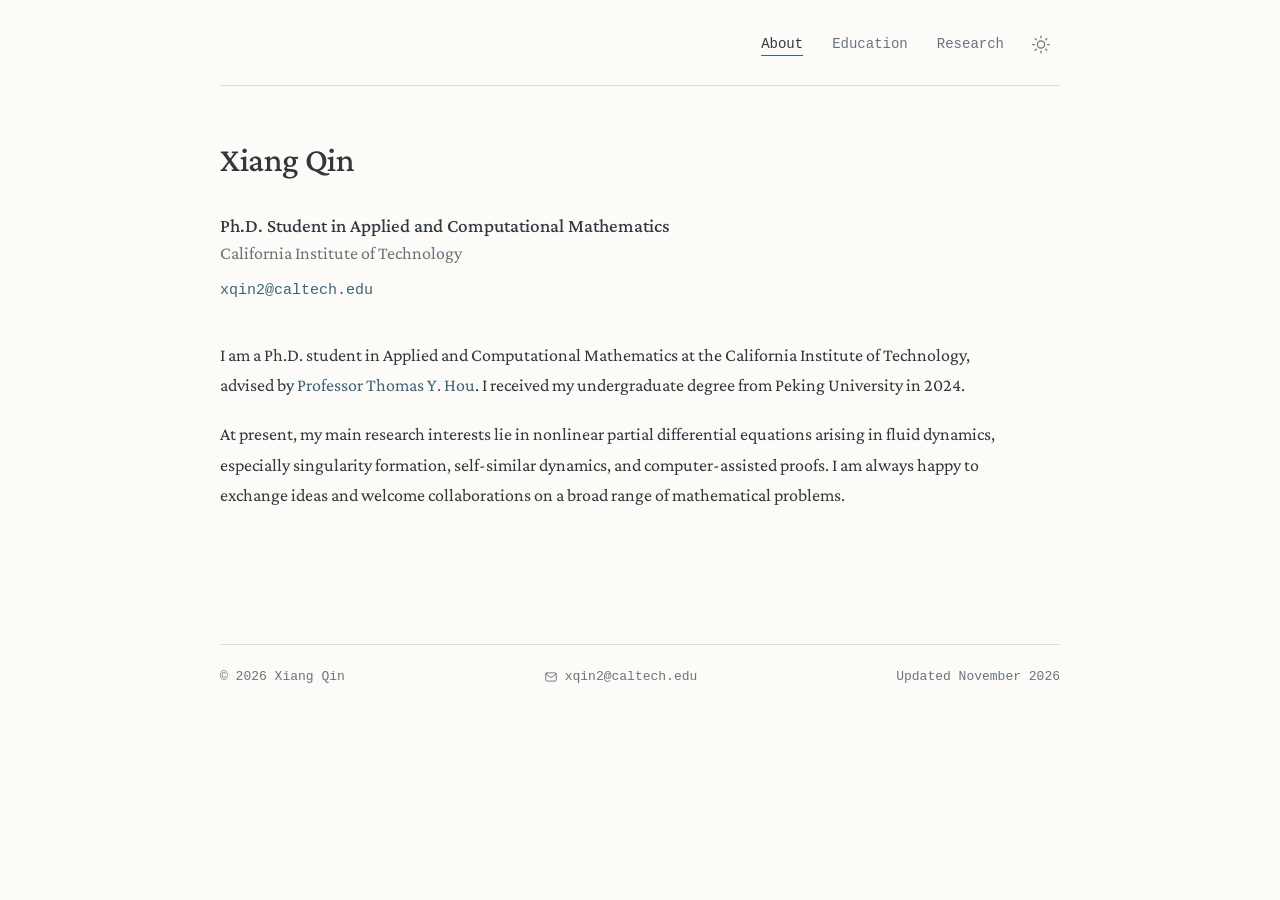
<file: index.html>
<!doctype html>
<html lang="en">
<head>
  <meta charset="utf-8">
  <meta name="viewport" content="width=device-width, initial-scale=1">
  <meta name="color-scheme" content="light dark">
  <title>About | Xiang Qin</title>
  <meta name="description" content="I am a Ph.D. student in Applied and Computational Mathematics at the California Institute of Technology, advised by Professor Thomas Y. Hou. I received my undergraduate degree from Peking University in 2024.">
  <meta property="og:title" content="About | Xiang Qin">
  <meta property="og:description" content="I am a Ph.D. student in Applied and Computational Mathematics at the California Institute of Technology, advised by Professor Thomas Y. Hou. I received my undergraduate degree from Peking University in 2024.">
  <meta property="og:url" content="https://xqin2.github.io/">
  <meta property="og:type" content="website">
  <link rel="canonical" href="https://xqin2.github.io/">
  <link rel="icon" href="/favicon.svg" type="image/svg+xml">
  <script src="/assets/theme.js?v=20261024-home2"></script>
  <link rel="preconnect" href="https://fonts.googleapis.com">
  <link rel="preconnect" href="https://fonts.gstatic.com" crossorigin>
  <link href="https://fonts.googleapis.com/css2?family=Crimson+Pro:wght@400;500;600&amp;family=Ubuntu+Mono&amp;display=swap" rel="stylesheet">
  <link rel="stylesheet" href="/assets/style.css?v=20261107-footer-email">
</head>
<body>
<a class="skip" href="#main">Skip to content</a>
<div class="wrapper">
  <header class="header home-header">
    <nav aria-label="Main navigation">
      <a href="/" aria-current="page">About</a>
      <a href="/education/" >Education</a>
      <a href="/research/" >Research</a>
    </nav>
    <button class="theme-toggle" id="theme-toggle" type="button" aria-label="Switch to dark mode" aria-pressed="false" title="Switch to dark mode" hidden>
      <svg class="icon-sun" viewBox="0 0 24 24" aria-hidden="true"><circle cx="12" cy="12" r="4.3"/><path d="M12 2v2m0 16v2M2 12h2m16 0h2M4.9 4.9l1.4 1.4m11.4 11.4 1.4 1.4M4.9 19.1l1.4-1.4M17.7 6.3l1.4-1.4"/></svg>
      <svg class="icon-moon" viewBox="0 0 24 24" aria-hidden="true"><path d="M20.2 15.5A8.6 8.6 0 0 1 8.5 3.8a8.6 8.6 0 1 0 11.7 11.7Z"/></svg>
    </button>
  </header>
  <main id="main">
<section class="page about" id="about" aria-labelledby="page-title">
  <h1 id="page-title">Xiang Qin</h1>
  <div class="identity">
    <p class="role">Ph.D. Student in Applied and Computational Mathematics<span class="affiliation">California Institute of Technology</span></p>
    <p class="email"><a href="mailto:xqin2@caltech.edu">xqin2@caltech.edu</a></p>
  </div>
  <p>I am a Ph.D. student in Applied and Computational Mathematics at the California Institute of Technology, advised by <a href="https://users.cms.caltech.edu/~hou/">Professor Thomas Y. Hou</a>. I received my undergraduate degree from Peking University in 2024.</p>
  <p>At present, my main research interests lie in nonlinear partial differential equations arising in fluid dynamics, especially singularity formation, self-similar dynamics, and computer-assisted proofs. I am always happy to exchange ideas and welcome collaborations on a broad range of mathematical problems.</p>
</section>

  </main>
  <footer>
    <span>© 2026 Xiang Qin</span>
    <a class="footer-email" href="mailto:xqin2@caltech.edu"><svg viewBox="0 0 24 24" aria-hidden="true" focusable="false"><rect x="3" y="5" width="18" height="14" rx="2"/><path d="m3 7 9 6 9-6"/></svg><span>xqin2@caltech.edu</span></a>
    <span>Updated November 2026</span>
  </footer>
</div>
</body>
</html>
</file>
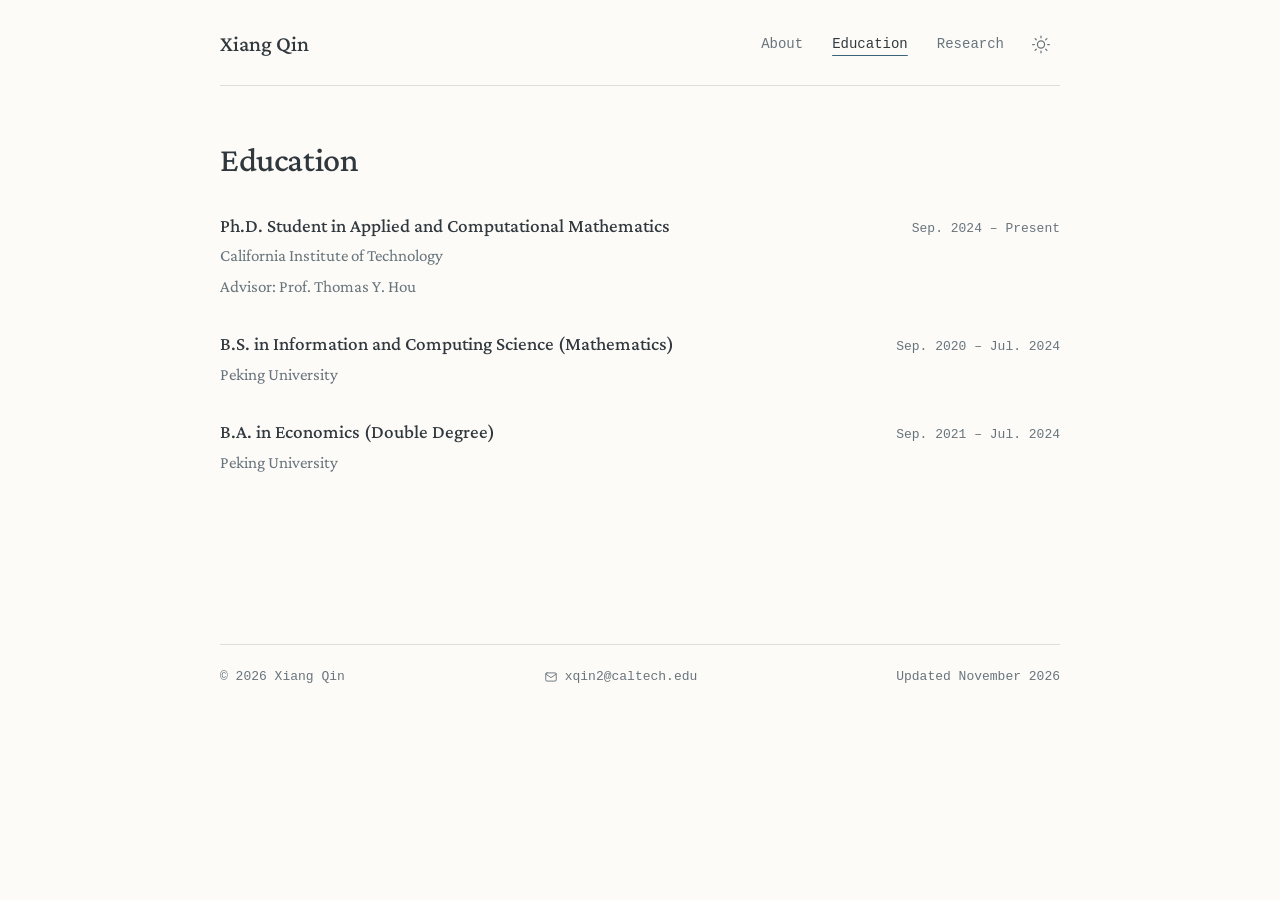
<file: education/index.html>
<!doctype html>
<html lang="en">
<head>
  <meta charset="utf-8">
  <meta name="viewport" content="width=device-width, initial-scale=1">
  <meta name="color-scheme" content="light dark">
  <title>Education | Xiang Qin</title>
  <meta name="description" content="Education of Xiang Qin.">
  <meta property="og:title" content="Education | Xiang Qin">
  <meta property="og:description" content="Education of Xiang Qin.">
  <meta property="og:url" content="https://xqin2.github.io/education/">
  <meta property="og:type" content="website">
  <link rel="canonical" href="https://xqin2.github.io/education/">
  <link rel="icon" href="/favicon.svg" type="image/svg+xml">
  <script src="/assets/theme.js?v=20261024-mp1"></script>
  <link rel="preconnect" href="https://fonts.googleapis.com">
  <link rel="preconnect" href="https://fonts.gstatic.com" crossorigin>
  <link href="https://fonts.googleapis.com/css2?family=Crimson+Pro:wght@400;500;600&amp;family=Ubuntu+Mono&amp;display=swap" rel="stylesheet">
  <link rel="stylesheet" href="/assets/style.css?v=20261107-footer-email">
</head>
<body>
<a class="skip" href="#main">Skip to content</a>
<div class="wrapper">
  <header class="header">
    <a class="brand" href="/" aria-label="Xiang Qin homepage">Xiang Qin</a>
    <nav aria-label="Main navigation">
      <a href="/" >About</a>
      <a href="/education/" aria-current="page">Education</a>
      <a href="/research/" >Research</a>
    </nav>
    <button class="theme-toggle" id="theme-toggle" type="button" aria-label="Switch to dark mode" aria-pressed="false" title="Switch to dark mode" hidden>
      <svg class="icon-sun" viewBox="0 0 24 24" aria-hidden="true"><circle cx="12" cy="12" r="4.3"/><path d="M12 2v2m0 16v2M2 12h2m16 0h2M4.9 4.9l1.4 1.4m11.4 11.4 1.4 1.4M4.9 19.1l1.4-1.4M17.7 6.3l1.4-1.4"/></svg>
      <svg class="icon-moon" viewBox="0 0 24 24" aria-hidden="true"><path d="M20.2 15.5A8.6 8.6 0 0 1 8.5 3.8a8.6 8.6 0 1 0 11.7 11.7Z"/></svg>
    </button>
  </header>
  <main id="main">
<section class="page education" id="education" aria-labelledby="page-title">
  <h1 id="page-title">Education</h1>
  <div class="education-list">
<article class="education-entry"><div class="education-heading"><h3>Ph.D. Student in Applied and Computational Mathematics</h3><span class="education-dates">Sep. 2024 – Present</span></div><p class="education-institution">California Institute of Technology</p><p class="education-advisor">Advisor: Prof. Thomas Y. Hou</p></article>
<article class="education-entry"><div class="education-heading"><h3>B.S. in Information and Computing Science (Mathematics)</h3><span class="education-dates">Sep. 2020 – Jul. 2024</span></div><p class="education-institution">Peking University</p></article>
<article class="education-entry"><div class="education-heading"><h3>B.A. in Economics (Double Degree)</h3><span class="education-dates">Sep. 2021 – Jul. 2024</span></div><p class="education-institution">Peking University</p></article>
  </div>
</section>

  </main>
  <footer>
    <span>© 2026 Xiang Qin</span>
    <a class="footer-email" href="mailto:xqin2@caltech.edu"><svg viewBox="0 0 24 24" aria-hidden="true" focusable="false"><rect x="3" y="5" width="18" height="14" rx="2"/><path d="m3 7 9 6 9-6"/></svg><span>xqin2@caltech.edu</span></a>
    <span>Updated November 2026</span>
  </footer>
</div>
</body>
</html>
</file>
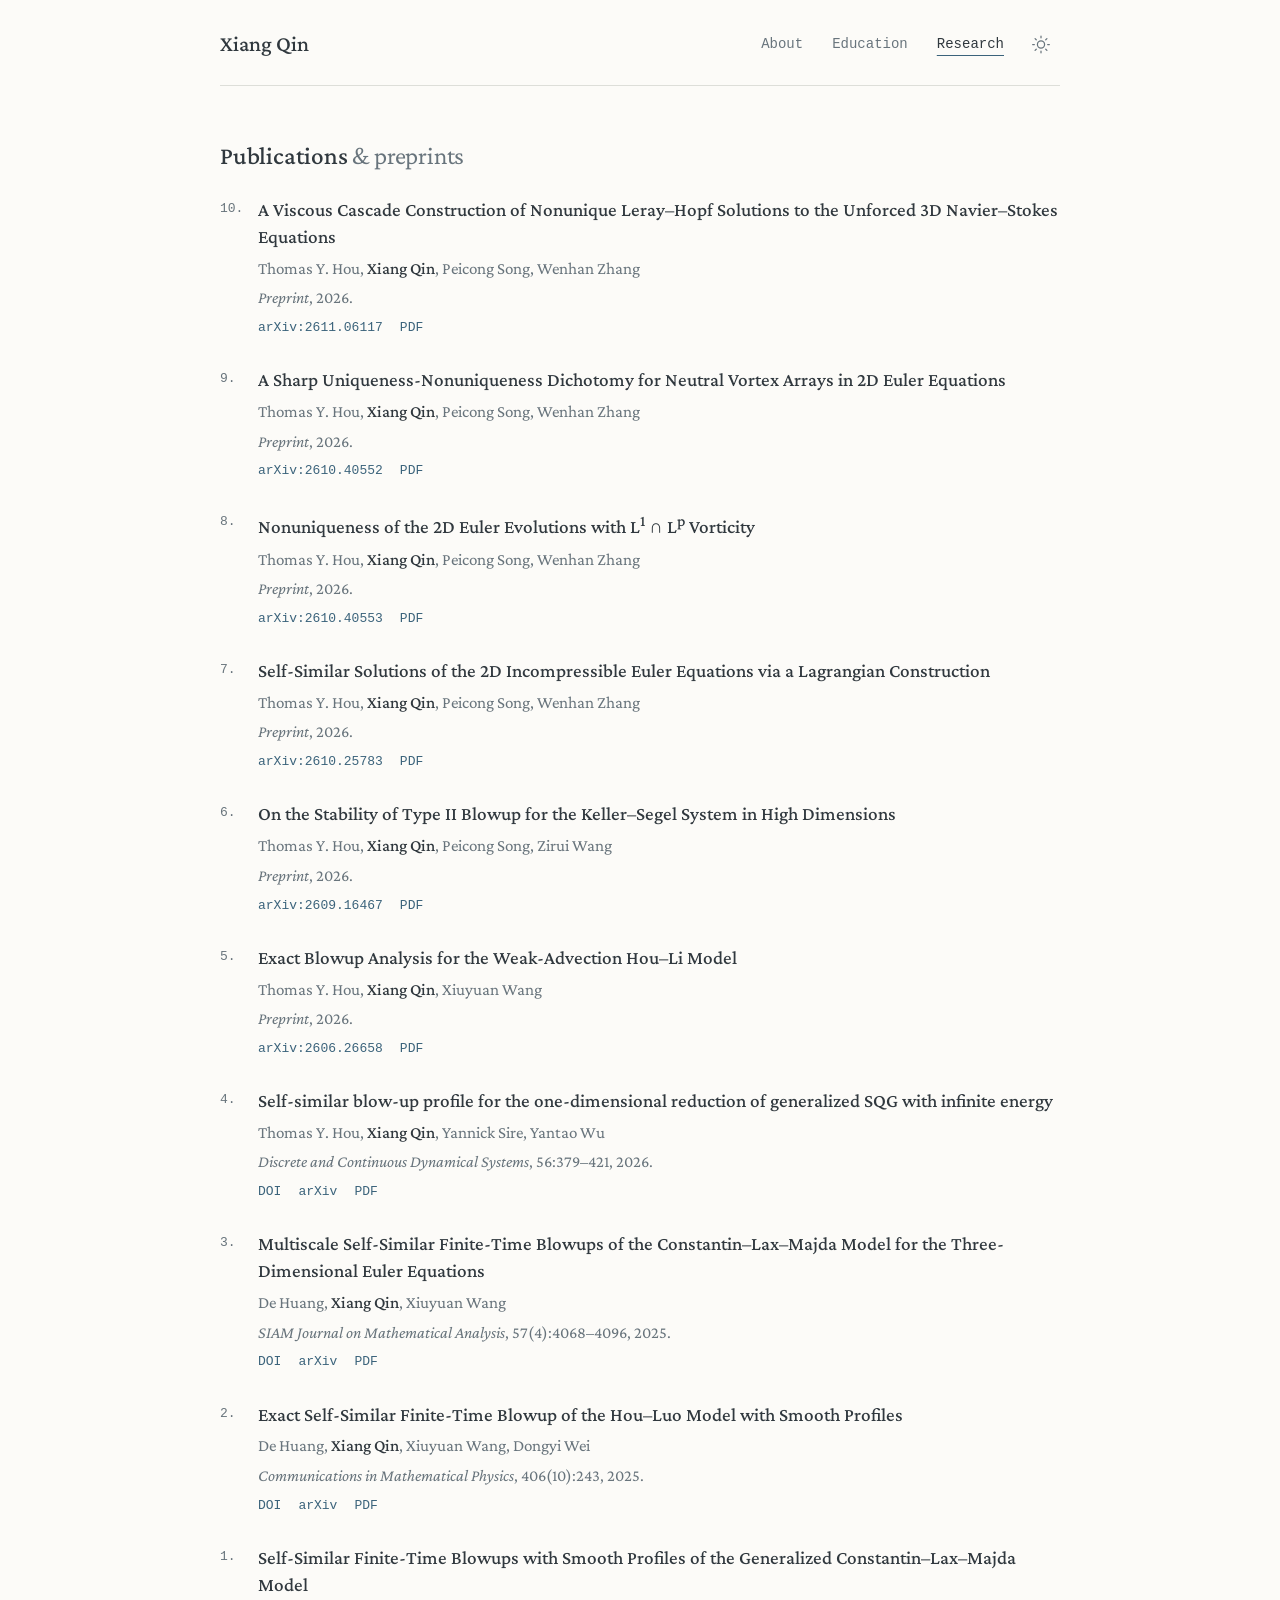
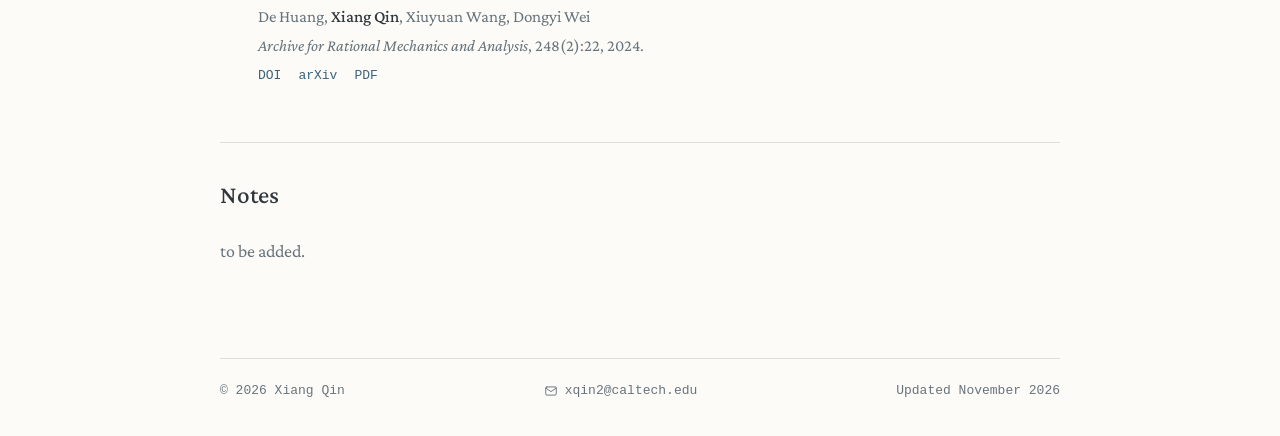
<file: research/index.html>
<!doctype html>
<html lang="en">
<head>
  <meta charset="utf-8">
  <meta name="viewport" content="width=device-width, initial-scale=1">
  <meta name="color-scheme" content="light dark">
  <title>Research | Xiang Qin</title>
  <meta name="description" content="At present, my main research interests lie in nonlinear partial differential equations arising in fluid dynamics, especially singularity formation, self-similar dynamics, and computer-assisted proofs. I am always happy to exchange ideas and welcome collaborations on a broad range of mathematical problems.">
  <meta property="og:title" content="Research | Xiang Qin">
  <meta property="og:description" content="At present, my main research interests lie in nonlinear partial differential equations arising in fluid dynamics, especially singularity formation, self-similar dynamics, and computer-assisted proofs. I am always happy to exchange ideas and welcome collaborations on a broad range of mathematical problems.">
  <meta property="og:url" content="https://xqin2.github.io/research/">
  <meta property="og:type" content="website">
  <link rel="canonical" href="https://xqin2.github.io/research/">
  <link rel="icon" href="/favicon.svg" type="image/svg+xml">
  <script src="/assets/theme.js?v=20261024-mp1"></script>
  <link rel="preconnect" href="https://fonts.googleapis.com">
  <link rel="preconnect" href="https://fonts.gstatic.com" crossorigin>
  <link href="https://fonts.googleapis.com/css2?family=Crimson+Pro:wght@400;500;600&amp;family=Ubuntu+Mono&amp;display=swap" rel="stylesheet">
  <link rel="stylesheet" href="/assets/style.css?v=20261107-footer-email">
</head>
<body>
<a class="skip" href="#main">Skip to content</a>
<div class="wrapper">
  <header class="header">
    <a class="brand" href="/" aria-label="Xiang Qin homepage">Xiang Qin</a>
    <nav aria-label="Main navigation">
      <a href="/" >About</a>
      <a href="/education/" >Education</a>
      <a href="/research/" aria-current="page">Research</a>
    </nav>
    <button class="theme-toggle" id="theme-toggle" type="button" aria-label="Switch to dark mode" aria-pressed="false" title="Switch to dark mode" hidden>
      <svg class="icon-sun" viewBox="0 0 24 24" aria-hidden="true"><circle cx="12" cy="12" r="4.3"/><path d="M12 2v2m0 16v2M2 12h2m16 0h2M4.9 4.9l1.4 1.4m11.4 11.4 1.4 1.4M4.9 19.1l1.4-1.4M17.7 6.3l1.4-1.4"/></svg>
      <svg class="icon-moon" viewBox="0 0 24 24" aria-hidden="true"><path d="M20.2 15.5A8.6 8.6 0 0 1 8.5 3.8a8.6 8.6 0 1 0 11.7 11.7Z"/></svg>
    </button>
  </header>
  <main id="main">
<section class="page research" id="research" aria-label="Research">
  <section class="subsection" id="publications" aria-labelledby="publications-title">
    <h1 id="publications-title" class="section-heading">Publications <span class="light">&amp; preprints</span></h1>
    <ol class="papers">
<li class="paper" value="10"><span class="paper-number" aria-hidden="true">10.</span><article><h3>A Viscous Cascade Construction of Nonunique Leray–Hopf Solutions to the Unforced 3D Navier–Stokes Equations</h3><p class="authors">Thomas Y. Hou, <strong>Xiang Qin</strong>, Peicong Song, Wenhan Zhang</p><p class="venue"><em>Preprint</em>, 2026.</p><div class="paper-links"><a href="https://arxiv.org/abs/2611.06117">arXiv:2611.06117</a> <a href="/research/papers/Nonuniqueness_3DNSE_Viscous_Cascade_2026.pdf">PDF</a></div></article></li>

<li class="paper" value="9"><span class="paper-number" aria-hidden="true">9.</span><article><h3>A Sharp Uniqueness-Nonuniqueness Dichotomy for Neutral Vortex Arrays in 2D Euler Equations</h3><p class="authors">Thomas Y. Hou, <strong>Xiang Qin</strong>, Peicong Song, Wenhan Zhang</p><p class="venue"><em>Preprint</em>, 2026.</p><div class="paper-links"><a href="https://arxiv.org/abs/2610.40552">arXiv:2610.40552</a> <a href="/research/papers/Neutral_Vortex_Arrays_2DEuler_2026.pdf">PDF</a></div></article></li>
<li class="paper" value="8"><span class="paper-number" aria-hidden="true">8.</span><article><h3>Nonuniqueness of the 2D Euler Evolutions with L<sup>1</sup> ∩ L<sup>p</sup> Vorticity</h3><p class="authors">Thomas Y. Hou, <strong>Xiang Qin</strong>, Peicong Song, Wenhan Zhang</p><p class="venue"><em>Preprint</em>, 2026.</p><div class="paper-links"><a href="https://arxiv.org/abs/2610.40553">arXiv:2610.40553</a> <a href="/research/papers/Nonuniqueness_2DEuler_Lp_Vorticity_2026.pdf">PDF</a></div></article></li>
<li class="paper" value="7"><span class="paper-number" aria-hidden="true">7.</span><article><h3>Self-Similar Solutions of the 2D Incompressible Euler Equations via a Lagrangian Construction</h3><p class="authors">Thomas Y. Hou, <strong>Xiang Qin</strong>, Peicong Song, Wenhan Zhang</p><p class="venue"><em>Preprint</em>, 2026.</p><div class="paper-links"><a href="https://arxiv.org/abs/2610.25783">arXiv:2610.25783</a> <a href="/research/papers/Self_Similar_2DEuler_Lagrangian_2026.pdf">PDF</a></div></article></li>
<li class="paper" value="6"><span class="paper-number" aria-hidden="true">6.</span><article><h3>On the Stability of Type II Blowup for the Keller–Segel System in High Dimensions</h3><p class="authors">Thomas Y. Hou, <strong>Xiang Qin</strong>, Peicong Song, Zirui Wang</p><p class="venue"><em>Preprint</em>, 2026.</p><div class="paper-links"><a href="https://arxiv.org/abs/2609.16467">arXiv:2609.16467</a> <a href="/research/papers/Keller_Segel_Type_II_Stability_2026.pdf">PDF</a></div></article></li>
<li class="paper" value="5"><span class="paper-number" aria-hidden="true">5.</span><article><h3>Exact Blowup Analysis for the Weak-Advection Hou–Li Model</h3><p class="authors">Thomas Y. Hou, <strong>Xiang Qin</strong>, Xiuyuan Wang</p><p class="venue"><em>Preprint</em>, 2026.</p><div class="paper-links"><a href="https://arxiv.org/abs/2606.26658">arXiv:2606.26658</a> <a href="/research/papers/Hou_Li_Weak_Advection_Blowup_2026.pdf">PDF</a></div></article></li>
<li class="paper" value="4"><span class="paper-number" aria-hidden="true">4.</span><article><h3>Self-similar blow-up profile for the one-dimensional reduction of generalized SQG with infinite energy</h3><p class="authors">Thomas Y. Hou, <strong>Xiang Qin</strong>, Yannick Sire, Yantao Wu</p><p class="venue"><em>Discrete and Continuous Dynamical Systems</em>, 56:379–421, 2026.</p><div class="paper-links"><a href="https://doi.org/10.3934/dcds.2026111">DOI</a> <a href="https://arxiv.org/abs/2603.11301">arXiv</a> <a href="/research/papers/Generalized_SQG_1D_Self_Similar_2026.pdf">PDF</a></div></article></li>
<li class="paper" value="3"><span class="paper-number" aria-hidden="true">3.</span><article><h3>Multiscale Self-Similar Finite-Time Blowups of the Constantin–Lax–Majda Model for the Three-Dimensional Euler Equations</h3><p class="authors">De Huang, <strong>Xiang Qin</strong>, Xiuyuan Wang</p><p class="venue"><em>SIAM Journal on Mathematical Analysis</em>, 57(4):4068–4096, 2025.</p><div class="paper-links"><a href="https://doi.org/10.1137/24M168845X">DOI</a> <a href="https://arxiv.org/abs/2401.14615">arXiv</a> <a href="/research/papers/Multiscale_CLM_3DEuler_2025.pdf">PDF</a></div></article></li>
<li class="paper" value="2"><span class="paper-number" aria-hidden="true">2.</span><article><h3>Exact Self-Similar Finite-Time Blowup of the Hou–Luo Model with Smooth Profiles</h3><p class="authors">De Huang, <strong>Xiang Qin</strong>, Xiuyuan Wang, Dongyi Wei</p><p class="venue"><em>Communications in Mathematical Physics</em>, 406(10):243, 2025.</p><div class="paper-links"><a href="https://doi.org/10.1007/s00220-025-05429-9">DOI</a> <a href="https://arxiv.org/abs/2308.01528">arXiv</a> <a href="/research/papers/Hou_Luo_Smooth_Blowup_2025.pdf">PDF</a></div></article></li>
<li class="paper" value="1"><span class="paper-number" aria-hidden="true">1.</span><article><h3>Self-Similar Finite-Time Blowups with Smooth Profiles of the Generalized Constantin–Lax–Majda Model</h3><p class="authors">De Huang, <strong>Xiang Qin</strong>, Xiuyuan Wang, Dongyi Wei</p><p class="venue"><em>Archive for Rational Mechanics and Analysis</em>, 248(2):22, 2024.</p><div class="paper-links"><a href="https://doi.org/10.1007/s00205-024-01971-3">DOI</a> <a href="https://arxiv.org/abs/2305.05895">arXiv</a> <a href="/research/papers/Generalized_CLM_Smooth_Blowup_2024.pdf">PDF</a></div></article></li>
    </ol>
  </section>
  <section class="subsection notes" id="notes" aria-labelledby="notes-title">
    <h2 id="notes-title">Notes</h2>
<p class="notes-placeholder">to be added.</p>
  </section>
</section>

  </main>
  <footer>
    <span>© 2026 Xiang Qin</span>
    <a class="footer-email" href="mailto:xqin2@caltech.edu"><svg viewBox="0 0 24 24" aria-hidden="true" focusable="false"><rect x="3" y="5" width="18" height="14" rx="2"/><path d="m3 7 9 6 9-6"/></svg><span>xqin2@caltech.edu</span></a>
    <span>Updated November 2026</span>
  </footer>
</div>
</body>
</html>
</file>
<file: assets/style.css>
/* Academic homepage; no bundled fonts. */
:root {
  color-scheme: light; --paper: #fcfbf8; --ink: #30383e; --muted: #68747c;
  --link: #3b637b; --line: #ddded9; --hover: #efefeb; --selection: #dce6eb;
  --serif: "Crimson Pro", Georgia, "Times New Roman", serif;
  --mono: "Ubuntu Mono", "Courier New", monospace;
}
:root[data-theme="dark"] {
  color-scheme: dark; --paper: #20252b; --ink: #e1e2df; --muted: #aeb7bf;
  --link: #a3c4d8; --line: #394149; --hover: #2c343c; --selection: #405567;
}
@media (prefers-color-scheme: dark) {
  :root:not([data-theme]) {
    color-scheme: dark; --paper: #20252b; --ink: #e1e2df; --muted: #aeb7bf;
    --link: #a3c4d8; --line: #394149; --hover: #2c343c; --selection: #405567;
  }
}
* { box-sizing: border-box; }
html { scroll-behavior: smooth; }
body {
  margin: 0; background: var(--paper); color: var(--ink);
  font: 18px/1.68 var(--serif); -webkit-font-smoothing: antialiased;
}
a { color: var(--link); text-decoration: none; text-underline-offset: 3px; }
a:hover { text-decoration: underline; }
a:focus-visible, button:focus-visible { outline: 2px solid var(--link); outline-offset: 4px; }
::selection { background: var(--selection); color: var(--ink); }
.wrapper { width: min(100% - 60px, 840px); margin: 0 auto; }
.skip {
  position: absolute; top: -100px; left: 12px; z-index: 10;
  background: var(--ink); color: var(--paper); padding: 9px 14px;
}
.skip:focus { top: 12px; }
.header {
  display: grid; grid-template-columns: auto minmax(0, 1fr) auto;
  align-items: center; gap: 18px; padding: 25px 0 22px;
  border-bottom: 1px solid var(--line);
}
.header.home-header { grid-template-columns: minmax(0, 1fr) auto; }
.brand { font: 500 22px/1.3 var(--serif); color: var(--ink); white-space: nowrap; }
.brand:hover { color: var(--link); }
nav {
  display: flex; align-items: center; flex-wrap: wrap;
  justify-content: flex-end; gap: 12px 29px;
}
nav a { font: 14px/1.6 var(--mono); color: var(--muted); }
nav a[aria-current="page"] {
  color: var(--ink); text-decoration: underline;
  text-decoration-color: var(--link); text-underline-offset: 7px;
}
nav a:hover { color: var(--link); }
.theme-toggle {
  width: 38px; height: 38px; padding: 8px;
  border: 1px solid transparent; border-radius: 50%;
  color: var(--muted); background: transparent; cursor: pointer;
  display: inline-flex; align-items: center; justify-content: center;
}
.theme-toggle[hidden] { display: none; }
.theme-toggle:hover { background: var(--hover); color: var(--link); }
.theme-toggle svg {
  width: 21px; height: 21px; fill: none; stroke: currentColor;
  stroke-width: 1.5; stroke-linecap: round; stroke-linejoin: round;
  transform-origin: center center;
  animation: symbol-turn .48s cubic-bezier(.2,.7,.2,1) both;
}
@keyframes symbol-turn {
  from { transform: rotate(-100deg) scale(.7); opacity: .25; }
  to { transform: rotate(0deg) scale(1); opacity: 1; }
}
/* The icon shows the current mode: sun = light, moon = dark. */
.icon-sun { display: block; }
.icon-moon { display: none; }
:root[data-theme="dark"] .icon-sun { display: none; }
:root[data-theme="dark"] .icon-moon { display: block; }
h1, h2, h3, p { margin-top: 0; }
h1 { font: 500 34px/1.25 var(--serif); letter-spacing: -.4px; margin-bottom: 30px; }
h2 { font: 500 25px/1.35 var(--serif); letter-spacing: -.2px; margin-bottom: 24px; }
.section-heading { font: 500 25px/1.35 var(--serif); letter-spacing: -.2px; margin-bottom: 24px; }
h3 { font-weight: 500; }
p { margin-bottom: 19px; }
.page { min-height: 62vh; padding: 53px 0 73px; }
.about { max-width: 780px; }
.identity { margin-bottom: 37px; }
.role { font-size: 19px; line-height: 1.5; margin-bottom: 5px; font-weight: 500; }
.affiliation { display: block; font-size: 18px; font-weight: 400; color: var(--muted); }
.email { font: 15px/1.6 var(--mono); margin: 12px 0 0; }
.education-entry + .education-entry { margin-top: 30px; }
.education-heading {
  display: flex; flex-wrap: wrap; justify-content: space-between;
  align-items: baseline; gap: 3px 20px;
}
.education-heading h3 { font-size: 19px; line-height: 1.45; flex: 1 1 450px; margin-bottom: 0; }
.education-dates { font: 13px/1.6 var(--mono); white-space: nowrap; color: var(--muted); }
.education-institution, .education-advisor {
  color: var(--muted); font-size: 17px; line-height: 1.55; margin: 4px 0 0;
}
.subsection + .subsection { margin-top: 55px; padding-top: 35px; border-top: 1px solid var(--line); }
.light { color: var(--muted); font-weight: 400; }
.papers { margin: 0; padding: 0; list-style: none; }
.paper {
  display: grid; grid-template-columns: 27px minmax(0, 1fr);
  gap: 11px; margin-bottom: 28px;
}
.paper-number { font: 13px/1.8 var(--mono); color: var(--muted); -webkit-user-select: none; user-select: none; }
.paper:last-child { margin-bottom: 0; }
.paper h3 { font-size: 19px; line-height: 1.42; margin-bottom: 5px; }
.paper h3 a { color: var(--ink); }
.paper h3 a:hover { color: var(--link); }
.authors { font-size: 17px; line-height: 1.5; margin-bottom: 5px; color: var(--muted); }
.authors strong { color: var(--ink); font-weight: 500; }
.venue { font-size: 16.5px; line-height: 1.5; color: var(--muted); margin-bottom: 6px; }
.venue a { color: inherit; }
.venue a:hover { color: var(--link); }
.paper-links {
  display: flex; flex-wrap: wrap; gap: 1px 17px;
  font: 13px/1.7 var(--mono); overflow-wrap: anywhere;
}
.paper-links a { display: inline-block; max-width: 100%; overflow-wrap: anywhere; }
.notes-placeholder, .note p { color: var(--muted); }
.note + .note { margin-top: 24px; }
.note h3 { font-size: 19px; margin-bottom: 5px; }
footer {
  border-top: 1px solid var(--line); display: flex; flex-wrap: wrap;
  justify-content: space-between; gap: 8px 16px;
  padding: 22px 0 34px; font: 13px/1.6 var(--mono); color: var(--muted);
}
footer a { color: var(--muted); }
footer .footer-email { display: inline-flex; align-items: center; gap: 7px; }
footer .footer-email svg { width: 14px; height: 14px; flex: none; fill: none; stroke: currentColor; stroke-width: 1.6; stroke-linecap: round; stroke-linejoin: round; }
.error-page { padding: 60px 0; }
@media (max-width: 640px) {
  .wrapper { width: min(100% - 38px, 840px); }
  .header {
    grid-template-areas: "brand theme" "nav nav";
    grid-template-columns: minmax(0, 1fr) auto;
    gap: 9px; padding: 19px 0 15px;
  }
  .header.home-header { grid-template-areas: "nav theme"; }
  .header.home-header nav { justify-content: flex-start; }
  .brand { grid-area: brand; font-size: 21px; }
  nav { grid-area: nav; justify-content: flex-start; gap: 8px 22px; }
  nav a { font-size: 13px; }
  .theme-toggle { grid-area: theme; justify-self: end; }
  .page { padding: 37px 0 55px; }
  h1 { font-size: 32px; margin-bottom: 23px; }
  h2, .section-heading { font-size: 23px; }
  .paper { grid-template-columns: 21px minmax(0, 1fr); gap: 7px; }
  .paper h3 { font-size: 18px; }
  .authors { font-size: 16.5px; }
}
@media (prefers-reduced-motion: reduce) {
  html { scroll-behavior: auto; }
  .theme-toggle svg { animation: none; }
}
@media print {
  :root, :root[data-theme] {
    color-scheme: light; --paper: white; --ink: #222;
    --muted: #555; --link: #222; --line: #ccc;
  }
  body { font-size: 12pt; }
  .wrapper { width: 100%; }
  .header, .skip, footer { display: none; }
  .page { min-height: 0; padding: 14px 0; }
  .paper, .education-entry { break-inside: avoid; }
}
</file>
